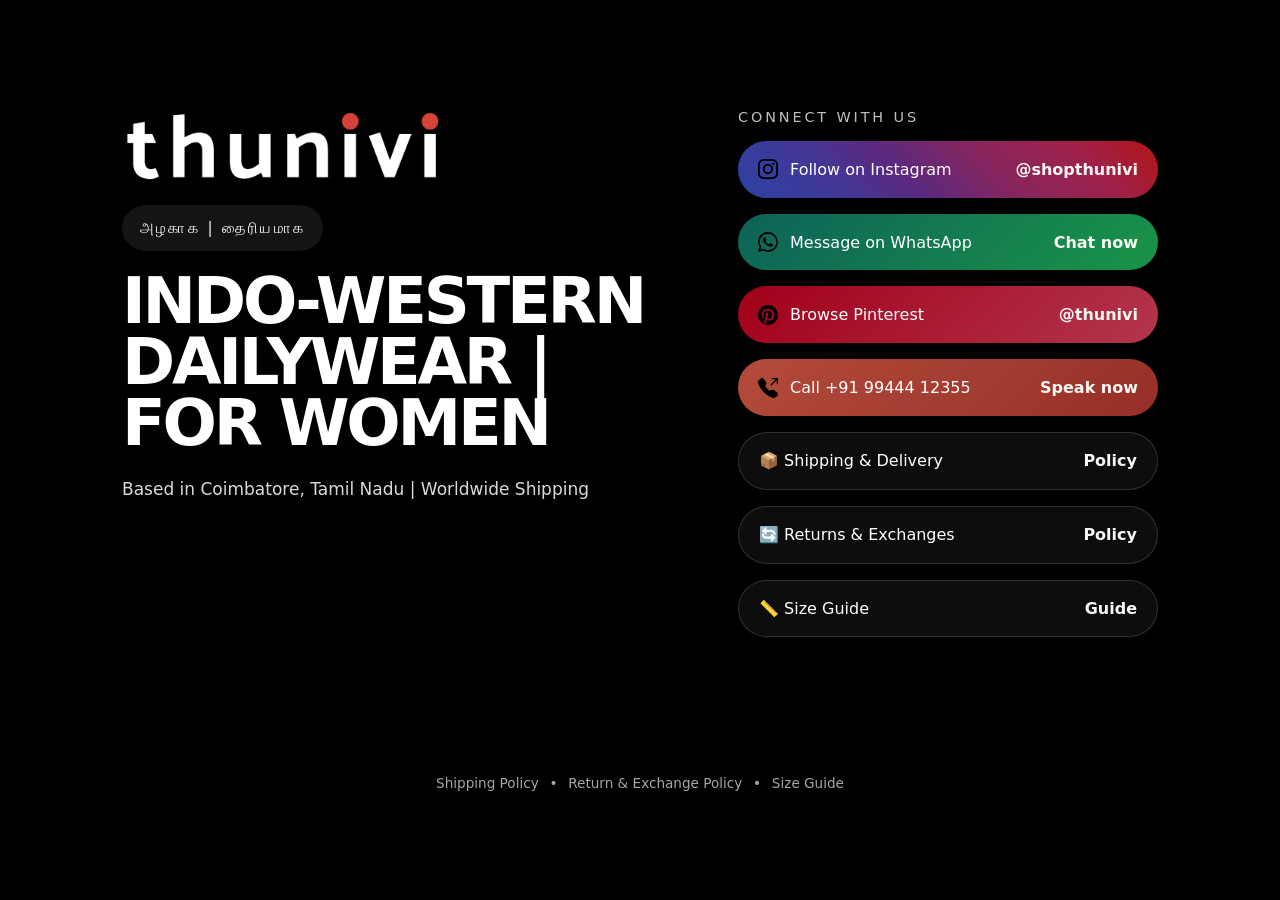
<file: bio/index.html>
<!DOCTYPE html>
<html lang="en">

<head>
    <meta charset="UTF-8" />
    <meta name="viewport" content="width=device-width, initial-scale=1.0" />
    <title>Thunivi</title>
    <meta name="description"
        content="Shop functional Indo-Western dailywear for women. Boutique-finish clothing products with cotton lining. Based in Coimbatore, Tamilnadu. Worldwide Shipping." />
    <link rel="icon" href="favicon.png" />
    <link rel="preconnect" href="https://www.googletagmanager.com" />

    <!-- Google tag (gtag.js) -->
    <script>window.gtagInitTime = new Date();</script>
    <script async src="https://www.googletagmanager.com/gtag/js?id=G-YZ6FLCZNMP"></script>
    <script src="../assets/analytics.js"></script>
    
    <style>
        * {
            box-sizing: border-box;
        }

        html,
        body {
            min-height: 100%;
            margin: 0;
            padding: 0;
        }

        body {
            min-height: 100vh;
            padding: 2rem;
            display: grid;
            place-items: center;
            background: #000;
            color: #fff;
            font-family: Inter, system-ui, -apple-system, BlinkMacSystemFont, "Segoe UI", sans-serif;
        }

        a:focus-visible {
            outline: 3px solid #ffcf70;
            outline-offset: 4px;
        }

        .skip-link {
            position: absolute;
            top: 1rem;
            left: 1rem;
            transform: translateY(-200%);
            padding: 0.85rem 1.15rem;
            background: #fff;
            color: #000;
            text-decoration: none;
            font-weight: 600;
            transition: transform 0.2s ease;
            z-index: 10;
        }

        .skip-link:focus {
            transform: translateY(0);
        }

        .page {
            width: min(100%, 1100px);
            display: grid;
            grid-template-columns: 1fr minmax(320px, 420px);
            gap: 2rem;
            padding: 2rem;
        }

        .hero {
            display: grid;
            gap: 1.25rem;
            align-content: start;
        }

        .hero-title {
            font-size: clamp(2.5rem, 5vw, 4.5rem);
            line-height: 0.95;
            letter-spacing: -0.05em;
            margin: 0;
            max-width: 12ch;
            text-transform: uppercase;
        }

        .hero-note {
            display: inline-flex;
            align-items: center;
            gap: 0.75rem;
            padding: 0.9rem 1.1rem;
            border-radius: 999px;
            background: rgba(255, 255, 255, 0.08);
            color: #f6f2ef;
            font-size: 0.95rem;
            text-transform: uppercase;
            letter-spacing: 0.16em;
            width: fit-content;
        }

        .hero-copy {
            max-width: 38rem;
            font-size: 1.0625rem;
            line-height: 1.8;
            color: #dcd8d5;
            margin: 0;
        }

        .hero-logo {
            width: 100%;
            max-width: 20rem;
            display: block;
            object-fit: contain;
        }

        .side-panel {
            display: grid;
            gap: 1rem;
            align-content: start;
        }

        .links-header {
            font-size: 0.9rem;
            text-transform: uppercase;
            letter-spacing: 0.2em;
            opacity: 0.75;
        }

        .links {
            display: grid;
            gap: 1rem;
        }

        .link-card {
            display: flex;
            align-items: center;
            justify-content: space-between;
            gap: 1rem;
            min-height: 44px;
            padding: 1.15rem 1.25rem;
            border-radius: 2.25rem;
            text-decoration: none;
            background: rgba(255, 255, 255, 0.08);
            color: #fff;
            transition: all 0.3s ease;
        }
        
        .link-content {
            display: flex;
            align-items: center;
            gap: 0.75rem;
        }

        .link-icon {
            width: 1.25rem;
            height: 1.25rem;
            flex-shrink: 0;
        }

        .link-card:hover,
        .link-card:focus-visible {
            background: rgba(255, 255, 255, 0.12);
            border-color: rgba(255, 255, 255, 0.2);
            transform: translateY(-2px);
            outline: none;
        }

        .link-card strong {
            font-weight: 800;
            color: #f9f7f4;
        }

        .link-card.instagram {
            background: linear-gradient(45deg, #405de6b3, #5851dbb3, #833ab4b3, #c13584b3, #e1306cb3, #fd1d1db3);
        }

        .link-card.primary {
            background: linear-gradient(135deg, #ff6c55b3 0%, #d54338b3 100%);
        }

        .link-card.pinterest {
            background: linear-gradient(135deg, #E60023b3, #FF4D6Db3);
        }

        .link-card.whatsapp {
            background: linear-gradient(135deg, #128C7Eb3, #25D366b3);
        }

        .link-card.policy-link {
            background: rgba(255, 255, 255, 0.05);
            border: 1px solid rgba(255, 255, 255, 0.15);
        }

        footer {
            margin-top: 1rem;
            text-align: center;
            font-size: 0.85rem;
            opacity: 0.65;
            padding-bottom: 2rem;
        }

        footer a {
            color: #fff;
            text-decoration: none;
            margin: 0 0.4rem;
        }

        footer a:hover {
            text-decoration: underline;
        }

        @media (max-width: 900px) {
            .page {
                grid-template-columns: 1fr;
            }

            .hero {
                align-items: start;
            }

            .hero-copy,
            .subtitle {
                max-width: 100%;
            }
        }

        @media (max-width: 768px) {
            body {
                padding: 1.5rem;
            }

            .page {
                gap: 1.5rem;
                padding: 1.5rem;
            }
        }

        @media (max-width: 540px) {
            body {
                padding: 1rem;
            }

            .page {
                padding: 1.25rem;
            }

            .hero-title {
                font-size: 2.2rem;
            }

            .hero-note,
            .link-card,
            .footer-note {
                font-size: 0.95rem;
            }

            .link-card {
                padding: 1rem 1rem;
            }
        }
    </style>
</head>

<body>
    <a class="skip-link" href="#main-content">Skip to content</a>
    <main class="page" id="main-content">
        <div class="hero">
            <img class="hero-logo" src="thunivi_logo_english.png" alt="Thunivi brand logo" fetchpriority="high" />
            <span class="hero-note">அழகாக | தைரியமாக</span>
            <h1 class="hero-title">Indo-Western Dailywear | For Women</h1>
            <p class="hero-copy">Based in Coimbatore, Tamil Nadu | Worldwide Shipping</p>

        </div>

        <div class="side-panel">
            <div class="links-header">Connect with us</div>
            <nav class="links" aria-label="Thunivi contact and policy links">
                <a class="link-card instagram" href="https://www.instagram.com/shopthunivi?igsh=cWdjNzJpanZzanl4&utm_source=qr"
                    target="_blank" rel="noopener noreferrer" aria-label="Follow Thunivi on Instagram">
                    <div class="link-content">
                        <img class="link-icon" src="instagram.svg" alt="" loading="lazy" />
                        <span>Follow on Instagram</span>
                    </div>
                    <strong>@shopthunivi</strong>
                </a>
                <a class="link-card whatsapp" href="https://wa.me/message/MML75OZ5KYT2B1" target="_blank"
                    rel="noopener noreferrer" aria-label="Message Thunivi on WhatsApp">
                    <div class="link-content">
                        <img class="link-icon" src="whatsapp.svg" alt="" loading="lazy" />
                        <span>Message on WhatsApp</span>
                    </div>
                    <strong>Chat now</strong>
                </a>
                <a class="link-card pinterest" href="https://in.pinterest.com/thunivi/" target="_blank" rel="noopener noreferrer" aria-label="Browse Thunivi on Pinterest">
                    <div class="link-content">
                        <img class="link-icon" src="pinterest.svg" alt="" loading="lazy" />
                        <span>Browse Pinterest</span>
                    </div>
                    <strong>@thunivi</strong>
                </a>
                <a class="link-card primary" href="tel:+919944412355" aria-label="Call Thunivi support at plus nine one nine nine four four four one two three five five">
                    <div class="link-content">
                        <img class="link-icon" src="telephone-outbound-fill.svg" alt="" loading="lazy" />
                        <span>Call +91 99444 12355</span>
                    </div>
                    <strong>Speak now</strong>
                </a>
                <a class="link-card policy-link" href="shipping/" aria-label="Read the Shipping and Delivery Policy">
                    <div class="link-content">
                        <span>📦 Shipping & Delivery</span>
                    </div>
                    <strong>Policy</strong>
                </a>
                <a class="link-card policy-link" href="returns/" aria-label="Read the Return and Exchange Policy">
                    <div class="link-content">
                        <span>🔄 Returns & Exchanges</span>
                    </div>
                    <strong>Policy</strong>
                </a>
                <a class="link-card policy-link" href="size-guide/" aria-label="Read the Thunivi Size Guide">
                    <div class="link-content">
                        <span>📏 Size Guide</span>
                    </div>
                    <strong>Guide</strong>
                </a>
            </nav>
        </div>
    </main>

    <footer>
        <nav aria-label="Footer policy links">
            <a href="shipping/" aria-label="Open the Shipping Policy page">Shipping Policy</a> •
            <a href="returns/" aria-label="Open the Return and Exchange Policy page">Return & Exchange Policy</a> •
            <a href="size-guide/" aria-label="Open the Size Guide page">Size Guide</a>
        </nav>
    </footer>
</body>

</html>
</file>
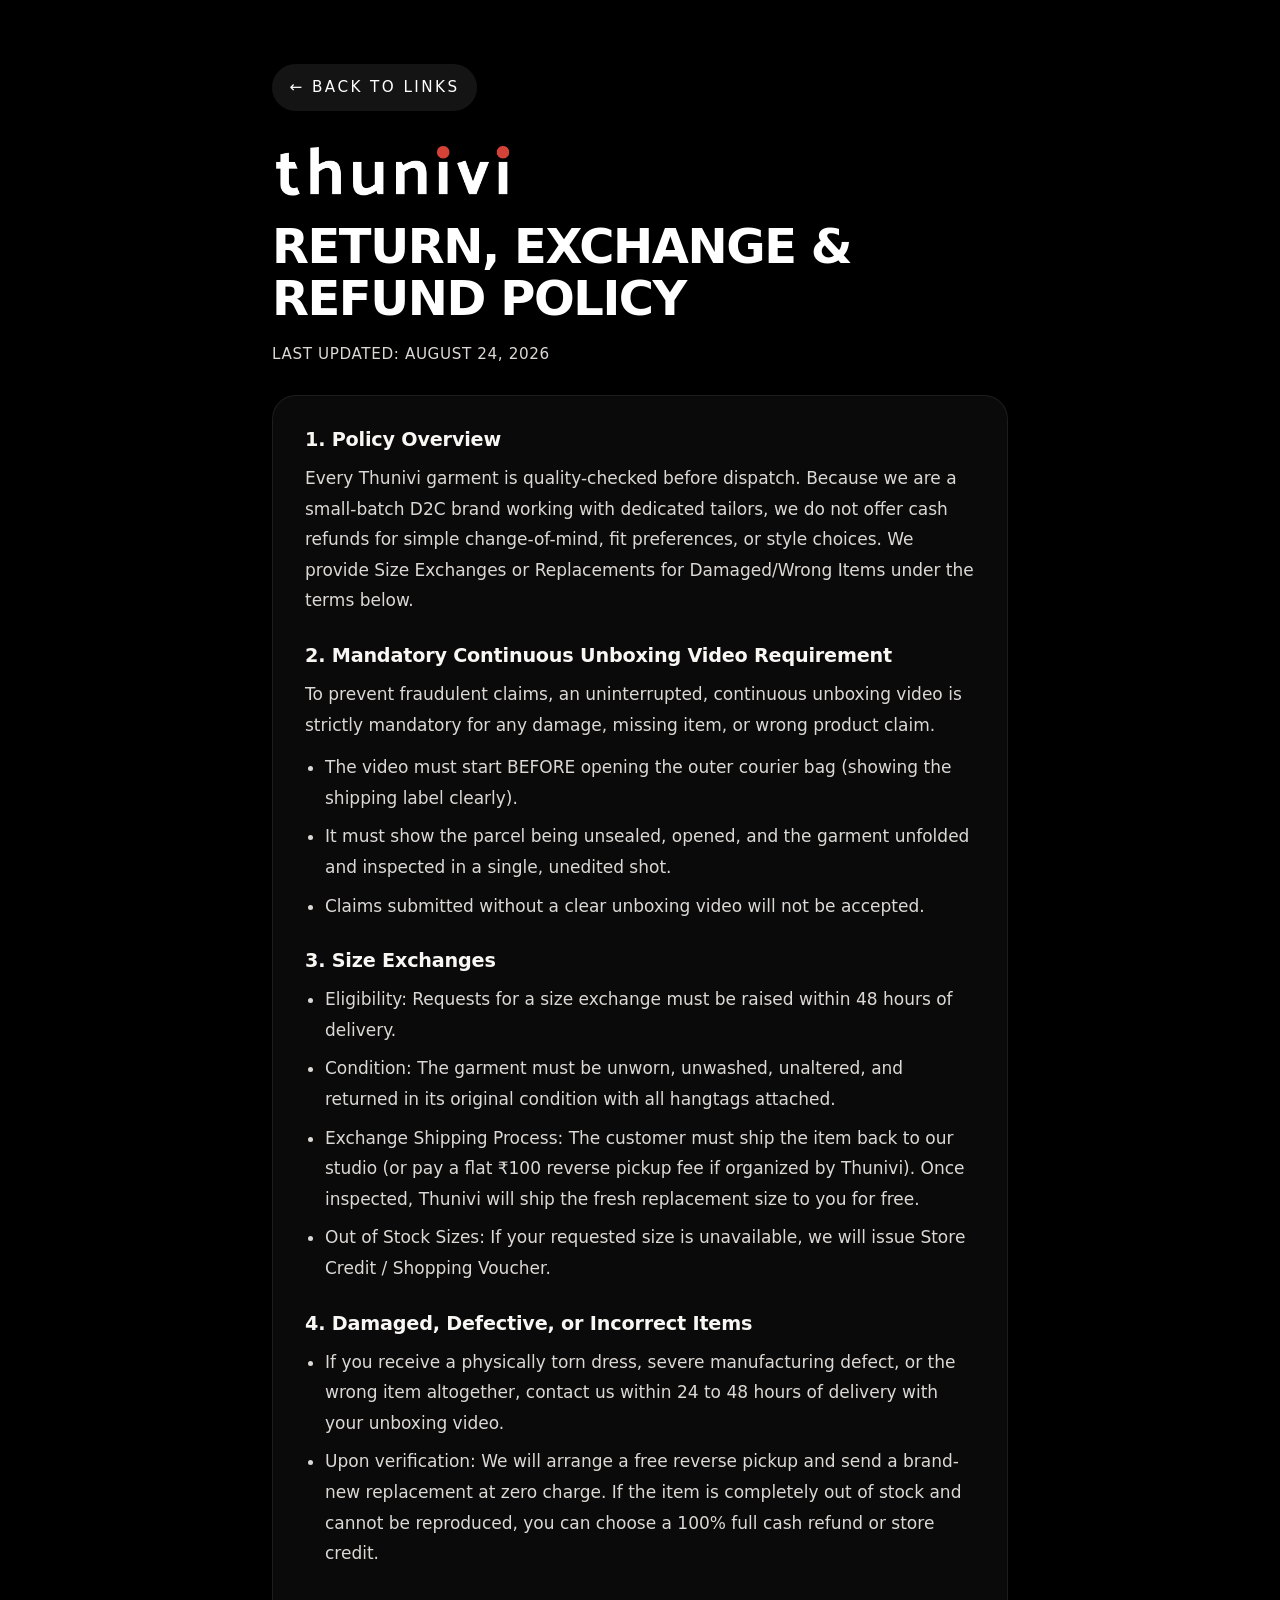
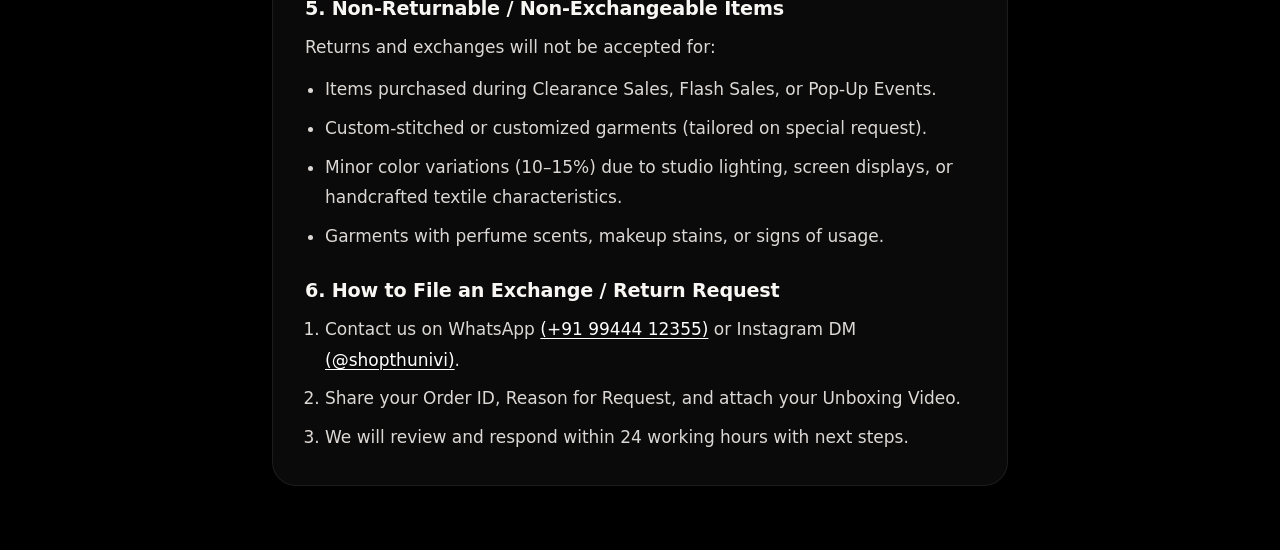
<file: bio/returns/index.html>
<!DOCTYPE html>
<html lang="en">

<head>
    <meta charset="UTF-8" />
    <meta name="viewport" content="width=device-width, initial-scale=1.0" />
    <title>Return, Exchange & Refund Policy | Thunivi</title>
    <meta name="description"
        content="Read Thunivi's Return, Exchange & Refund Policy. Understand our size exchange process, mandatory unboxing video guidelines, and support terms." />
    <link rel="icon" href="../favicon.png" />
    <link rel="preconnect" href="https://www.googletagmanager.com" />
    <link rel="stylesheet" href="../../assets/styles.css" />

    <!-- Google tag (gtag.js) -->
    <script>window.gtagInitTime = new Date();</script>
    <script async src="https://www.googletagmanager.com/gtag/js?id=G-YZ6FLCZNMP"></script>
    <script src="../../assets/analytics.js"></script>
    <script type="application/ld+json">
        {
            "@context": "https://schema.org",
            "@type": "WebPage",
            "name": "Return, Exchange & Refund Policy",
            "description": "Read Thunivi's Return, Exchange & Refund Policy. Understand our size exchange process, mandatory unboxing video guidelines, and support terms.",
            "url": "https://thunivi.in/bio/returns/",
            "dateModified": "2026-08-24",
            "isPartOf": {
                "@type": "WebSite",
                "name": "thunivi",
                "url": "https://thunivi.in/"
            }
        }
    </script>
</head>

<body>
    <a class="skip-link" href="#main-content">Skip to content</a>
    <main class="page" id="main-content">
        <a href="../" class="back-link" aria-label="Back to the Thunivi links page">← Back to Links</a>

        <header class="policy-header">
            <img class="hero-logo" src="../thunivi_logo_english.png" alt="Thunivi logo for the return, exchange, and refund policy page" loading="lazy" />
            <h1 class="policy-title">Return, Exchange & Refund Policy</h1>
            <p class="last-updated">Last Updated: August 24, 2026</p>
        </header>

        <div class="policy-container">
            
            <section class="policy-section" aria-labelledby="policy-overview">
                <h2 id="policy-overview">1. Policy Overview</h2>
                <p>Every Thunivi garment is quality-checked before dispatch. Because we are a small-batch D2C brand working with dedicated tailors, we do not offer cash refunds for simple change-of-mind, fit preferences, or style choices. We provide Size Exchanges or Replacements for Damaged/Wrong Items under the terms below.</p>
            </section>

            <section class="policy-section" aria-labelledby="mandatory-unboxing-video">
                <h2 id="mandatory-unboxing-video">2. Mandatory Continuous Unboxing Video Requirement</h2>
                <p>To prevent fraudulent claims, an uninterrupted, continuous unboxing video is strictly mandatory for any damage, missing item, or wrong product claim.</p>
                <ul>
                    <li>The video must start BEFORE opening the outer courier bag (showing the shipping label clearly).</li>
                    <li>It must show the parcel being unsealed, opened, and the garment unfolded and inspected in a single, unedited shot.</li>
                    <li>Claims submitted without a clear unboxing video will not be accepted.</li>
                </ul>
            </section>

            <section class="policy-section" aria-labelledby="size-exchanges">
                <h2 id="size-exchanges">3. Size Exchanges</h2>
                <ul>
                    <li>Eligibility: Requests for a size exchange must be raised within 48 hours of delivery.</li>
                    <li>Condition: The garment must be unworn, unwashed, unaltered, and returned in its original condition with all hangtags attached.</li>
                    <li>Exchange Shipping Process: The customer must ship the item back to our studio (or pay a flat ₹100 reverse pickup fee if organized by Thunivi). Once inspected, Thunivi will ship the fresh replacement size to you for free.</li>
                    <li>Out of Stock Sizes: If your requested size is unavailable, we will issue Store Credit / Shopping Voucher.</li>
                </ul>
            </section>

            <section class="policy-section" aria-labelledby="damaged-defective-incorrect-items">
                <h2 id="damaged-defective-incorrect-items">4. Damaged, Defective, or Incorrect Items</h2>
                <ul>
                    <li>If you receive a physically torn dress, severe manufacturing defect, or the wrong item altogether, contact us within 24 to 48 hours of delivery with your unboxing video.</li>
                    <li>Upon verification: We will arrange a free reverse pickup and send a brand-new replacement at zero charge. If the item is completely out of stock and cannot be reproduced, you can choose a 100% full cash refund or store credit.</li>
                </ul>
            </section>

            <section class="policy-section" aria-labelledby="non-returnable-items">
                <h2 id="non-returnable-items">5. Non-Returnable / Non-Exchangeable Items</h2>
                <p>Returns and exchanges will not be accepted for:</p>
                <ul>
                    <li>Items purchased during Clearance Sales, Flash Sales, or Pop-Up Events.</li>
                    <li>Custom-stitched or customized garments (tailored on special request).</li>
                    <li>Minor color variations (10–15%) due to studio lighting, screen displays, or handcrafted textile characteristics.</li>
                    <li>Garments with perfume scents, makeup stains, or signs of usage.</li>
                </ul>
            </section>

            <section class="policy-section" aria-labelledby="exchange-return-request">
                <h2 id="exchange-return-request">6. How to File an Exchange / Return Request</h2>
                <ol>
                    <li>Contact us on WhatsApp <a class="contact-link" href="tel:+919944412355" aria-label="Call or WhatsApp Thunivi support at plus nine one nine nine four four four one two three five five">(+91 99444 12355)</a> or Instagram DM <a class="contact-link" href="https://www.instagram.com/shopthunivi/" target="_blank" rel="noopener noreferrer" aria-label="Message Thunivi on Instagram">(@shopthunivi)</a>.</li>
                    <li>Share your Order ID, Reason for Request, and attach your Unboxing Video.</li>
                    <li>We will review and respond within 24 working hours with next steps.</li>
                </ol>
            </section>

        </div>
    </main>
</body>

</html>
</file>
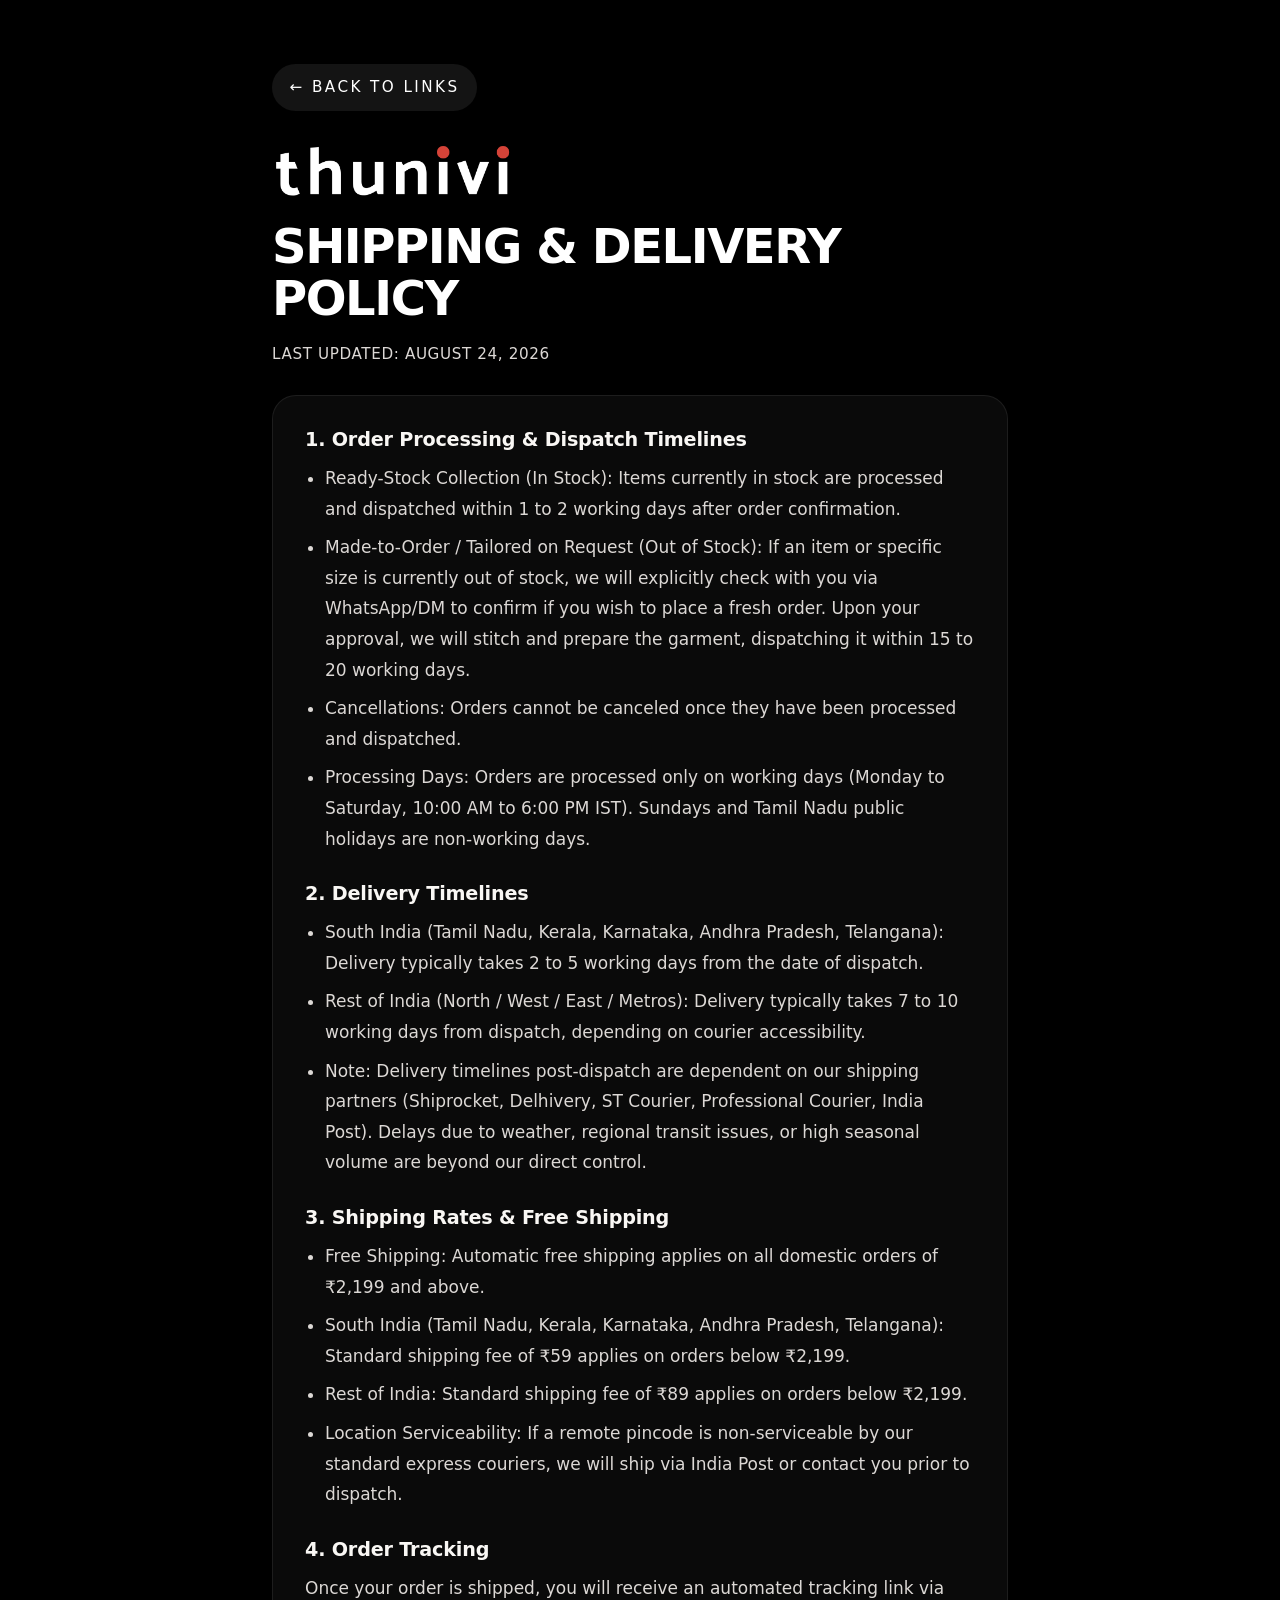
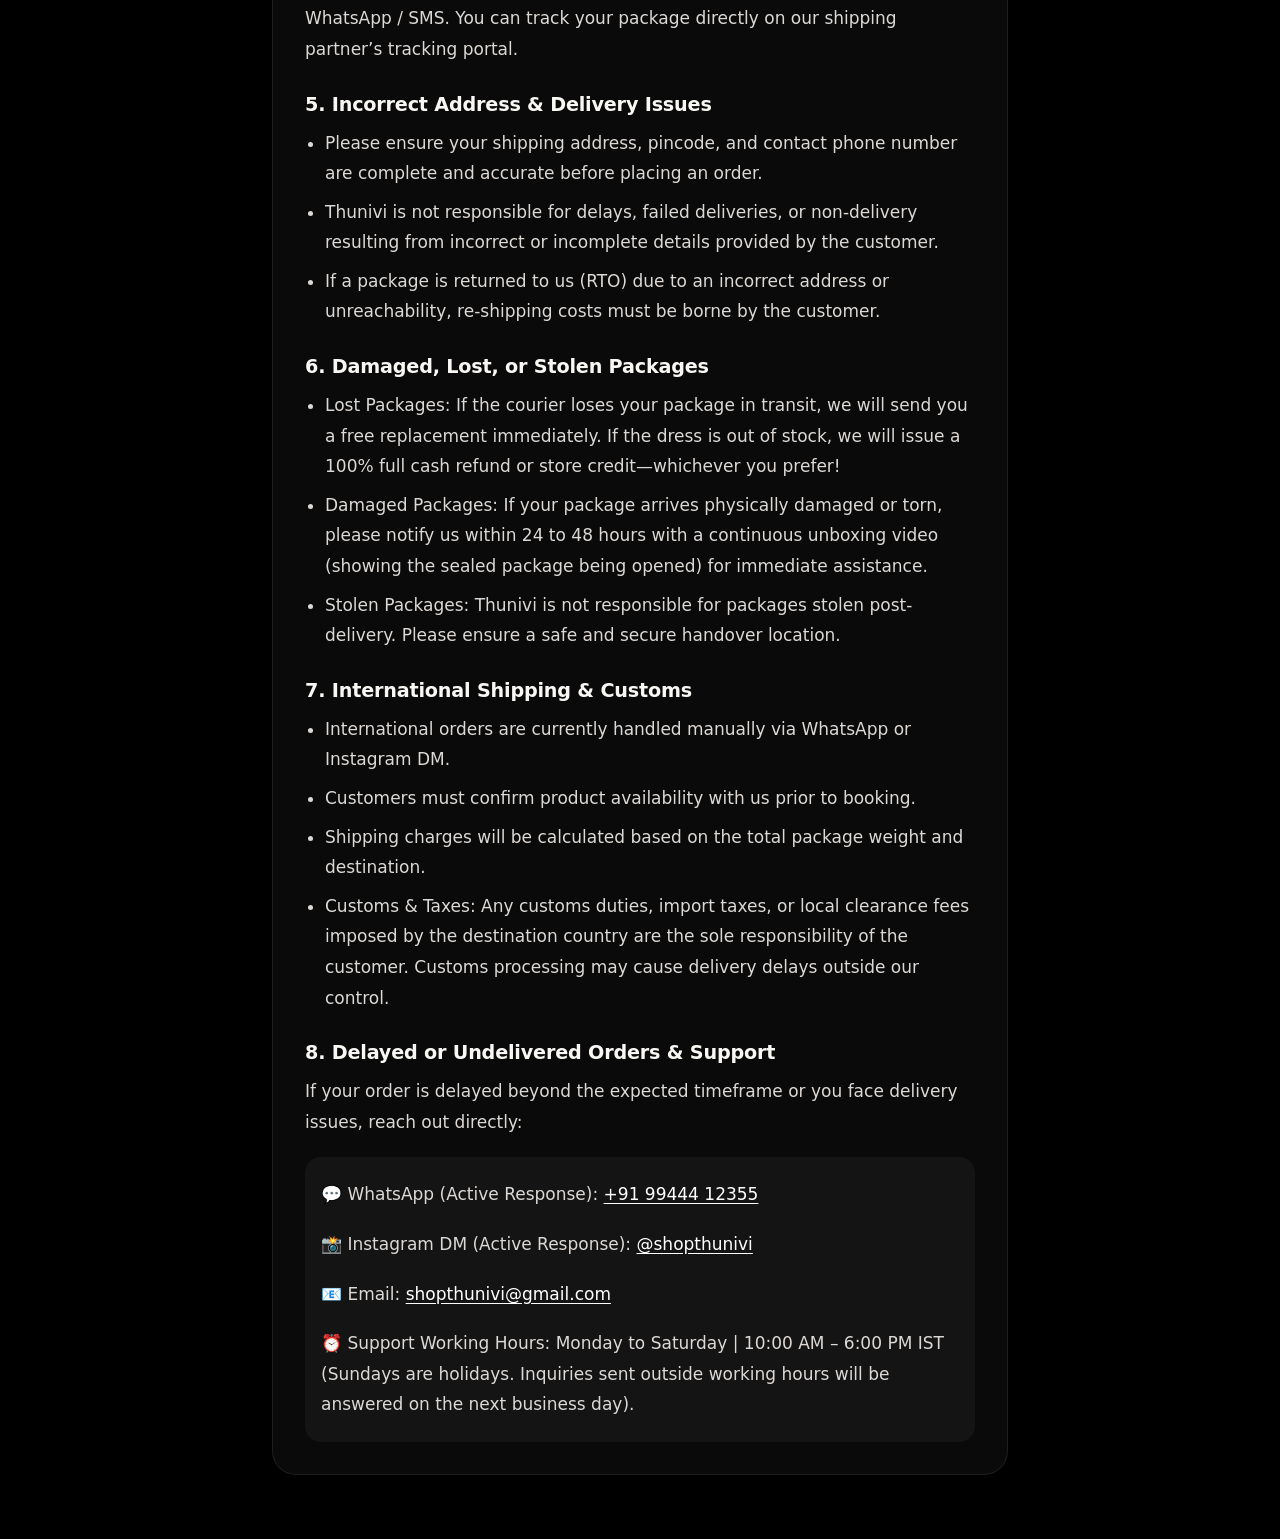
<file: bio/shipping/index.html>
<!DOCTYPE html>
<html lang="en">

<head>
    <meta charset="UTF-8" />
    <meta name="viewport" content="width=device-width, initial-scale=1.0" />
    <title>Shipping & Delivery Policy | Thunivi</title>
    <meta name="description"
        content="Read Thunivi's Shipping & Delivery Policy. Learn about our dispatch timelines, free domestic shipping rates, and delivery times across India." />
    <link rel="icon" href="../favicon.png" />
    <link rel="preconnect" href="https://www.googletagmanager.com" />
    <link rel="stylesheet" href="../../assets/styles.css" />

    <!-- Google tag (gtag.js) -->
    <script>window.gtagInitTime = new Date();</script>
    <script async src="https://www.googletagmanager.com/gtag/js?id=G-YZ6FLCZNMP"></script>
    <script src="../../assets/analytics.js"></script>
    <script type="application/ld+json">
        {
            "@context": "https://schema.org",
            "@type": "WebPage",
            "name": "Shipping & Delivery Policy",
            "description": "Read Thunivi's Shipping & Delivery Policy. Learn about our dispatch timelines, free domestic shipping rates, and delivery times across India.",
            "url": "https://thunivi.in/bio/shipping/",
            "dateModified": "2026-08-24",
            "isPartOf": {
                "@type": "WebSite",
                "name": "thunivi",
                "url": "https://thunivi.in/"
            }
        }
    </script>
</head>

<body>
    <a class="skip-link" href="#main-content">Skip to content</a>
    <main class="page" id="main-content">
        <a href="../" class="back-link" aria-label="Back to the Thunivi links page">← Back to Links</a>

        <header class="policy-header">
            <img class="hero-logo" src="../thunivi_logo_english.png" alt="Thunivi logo for the shipping and delivery policy page" loading="lazy" />
            <h1 class="policy-title">Shipping & Delivery Policy</h1>
            <p class="last-updated">Last Updated: August 24, 2026</p>
        </header>

        <div class="policy-container">
            
            <section class="policy-section" aria-labelledby="order-processing-dispatch">
                <h2 id="order-processing-dispatch">1. Order Processing & Dispatch Timelines</h2>
                <ul>
                    <li>Ready-Stock Collection (In Stock): Items currently in stock are processed and dispatched within 1 to 2 working days after order confirmation.</li>
                    <li>Made-to-Order / Tailored on Request (Out of Stock): If an item or specific size is currently out of stock, we will explicitly check with you via WhatsApp/DM to confirm if you wish to place a fresh order. Upon your approval, we will stitch and prepare the garment, dispatching it within 15 to 20 working days.</li>
                    <li>Cancellations: Orders cannot be canceled once they have been processed and dispatched.</li>
                    <li>Processing Days: Orders are processed only on working days (Monday to Saturday, 10:00 AM to 6:00 PM IST). Sundays and Tamil Nadu public holidays are non-working days.</li>
                </ul>
            </section>

            <section class="policy-section" aria-labelledby="delivery-timelines">
                <h2 id="delivery-timelines">2. Delivery Timelines</h2>
                <ul>
                    <li>South India (Tamil Nadu, Kerala, Karnataka, Andhra Pradesh, Telangana): Delivery typically takes 2 to 5 working days from the date of dispatch.</li>
                    <li>Rest of India (North / West / East / Metros): Delivery typically takes 7 to 10 working days from dispatch, depending on courier accessibility.</li>
                    <li>Note: Delivery timelines post-dispatch are dependent on our shipping partners (Shiprocket, Delhivery, ST Courier, Professional Courier, India Post). Delays due to weather, regional transit issues, or high seasonal volume are beyond our direct control.</li>
                </ul>
            </section>

            <section class="policy-section" aria-labelledby="shipping-rates-free-shipping">
                <h2 id="shipping-rates-free-shipping">3. Shipping Rates & Free Shipping</h2>
                <ul>
                    <li>Free Shipping: Automatic free shipping applies on all domestic orders of ₹2,199 and above.</li>
                    <li>South India (Tamil Nadu, Kerala, Karnataka, Andhra Pradesh, Telangana): Standard shipping fee of ₹59 applies on orders below ₹2,199.</li>
                    <li>Rest of India: Standard shipping fee of ₹89 applies on orders below ₹2,199.</li>
                    <li>Location Serviceability: If a remote pincode is non-serviceable by our standard express couriers, we will ship via India Post or contact you prior to dispatch.</li>
                </ul>
            </section>

            <section class="policy-section" aria-labelledby="order-tracking">
                <h2 id="order-tracking">4. Order Tracking</h2>
                <p>Once your order is shipped, you will receive an automated tracking link via WhatsApp / SMS. You can track your package directly on our shipping partner’s tracking portal.</p>
            </section>

            <section class="policy-section" aria-labelledby="incorrect-address-delivery-issues">
                <h2 id="incorrect-address-delivery-issues">5. Incorrect Address & Delivery Issues</h2>
                <ul>
                    <li>Please ensure your shipping address, pincode, and contact phone number are complete and accurate before placing an order.</li>
                    <li>Thunivi is not responsible for delays, failed deliveries, or non-delivery resulting from incorrect or incomplete details provided by the customer.</li>
                    <li>If a package is returned to us (RTO) due to an incorrect address or unreachability, re-shipping costs must be borne by the customer.</li>
                </ul>
            </section>

            <section class="policy-section" aria-labelledby="damaged-lost-stolen-packages">
                <h2 id="damaged-lost-stolen-packages">6. Damaged, Lost, or Stolen Packages</h2>
                <ul>
                    <li>Lost Packages: If the courier loses your package in transit, we will send you a free replacement immediately. If the dress is out of stock, we will issue a 100% full cash refund or store credit—whichever you prefer!</li>
                    <li>Damaged Packages: If your package arrives physically damaged or torn, please notify us within 24 to 48 hours with a continuous unboxing video (showing the sealed package being opened) for immediate assistance.</li>
                    <li>Stolen Packages: Thunivi is not responsible for packages stolen post-delivery. Please ensure a safe and secure handover location.</li>
                </ul>
            </section>

            <section class="policy-section" aria-labelledby="international-shipping-customs">
                <h2 id="international-shipping-customs">7. International Shipping & Customs</h2>
                <ul>
                    <li>International orders are currently handled manually via WhatsApp or Instagram DM.</li>
                    <li>Customers must confirm product availability with us prior to booking.</li>
                    <li>Shipping charges will be calculated based on the total package weight and destination.</li>
                    <li>Customs & Taxes: Any customs duties, import taxes, or local clearance fees imposed by the destination country are the sole responsibility of the customer. Customs processing may cause delivery delays outside our control.</li>
                </ul>
            </section>

            <section class="policy-section" aria-labelledby="delayed-undelivered-orders-support">
                <h2 id="delayed-undelivered-orders-support">8. Delayed or Undelivered Orders & Support</h2>
                <p>If your order is delayed beyond the expected timeframe or you face delivery issues, reach out directly:</p>
                <address class="support-details">
                    <p>💬 WhatsApp (Active Response): <a class="contact-link" href="tel:+919944412355" aria-label="Call or WhatsApp Thunivi support at plus nine one nine nine four four four one two three five five">+91 99444 12355</a></p>
                    <p>📸 Instagram DM (Active Response): <a class="contact-link" href="https://www.instagram.com/shopthunivi/" target="_blank" rel="noopener noreferrer" aria-label="Message Thunivi on Instagram">@shopthunivi</a></p>
                    <p>📧 Email: <a class="contact-link" href="mailto:shopthunivi@gmail.com" aria-label="Email Thunivi support at shopthunivi@gmail.com">shopthunivi@gmail.com</a></p>
                    <p>⏰ Support Working Hours: Monday to Saturday | 10:00 AM – 6:00 PM IST (Sundays are holidays. Inquiries sent outside working hours will be answered on the next business day).</p>
                </address>
            </section>

        </div>
    </main>
</body>

</html>
</file>
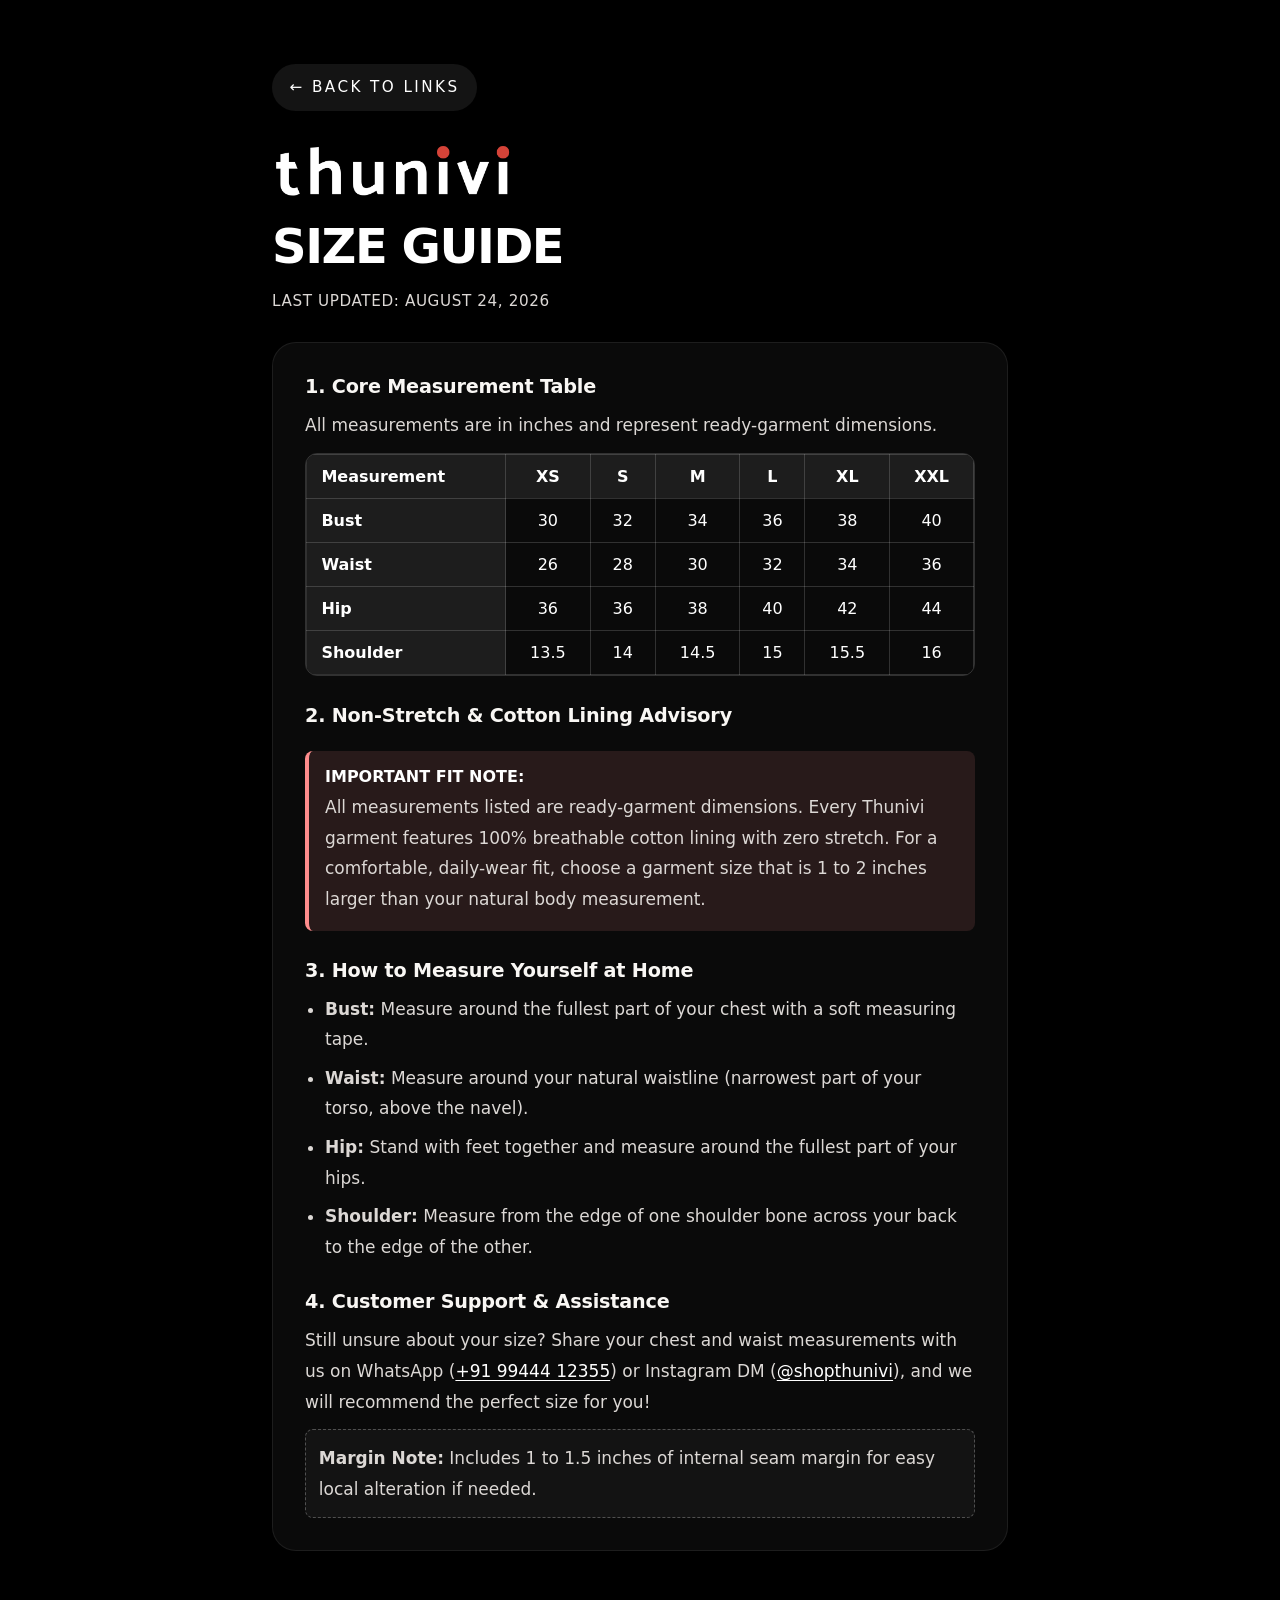
<file: bio/size-guide/index.html>
<!DOCTYPE html>
<html lang="en">

<head>
    <meta charset="UTF-8" />
    <meta name="viewport" content="width=device-width, initial-scale=1.0" />
    <title>Size Guide | Thunivi</title>
    <meta name="description"
        content="Read Thunivi's Size Guide. Check bust, waist, hip, and shoulder garment measurements, fit notes, and how to measure yourself at home." />
    <link rel="icon" href="../favicon.png" />
    <link rel="stylesheet" href="../../assets/styles.css" />

    <!-- Google tag (gtag.js) -->
    <script>window.gtagInitTime = new Date();</script>
    <script async src="https://www.googletagmanager.com/gtag/js?id=G-YZ6FLCZNMP"></script>
    <script src="../../assets/analytics.js"></script>

    <script type="application/ld+json">{"@context":"https://schema.org","@type":"WebPage","name":"Size Guide","description":"Read Thunivi's Size Guide. Check bust, waist, hip, and shoulder garment measurements, fit notes, and how to measure yourself at home.","url":"https://thunivi.in/bio/size-guide/","dateModified":"2026-08-24","isPartOf":{"@type":"WebSite","name":"thunivi","url":"https://thunivi.in/"}}</script>
</head>

<body>
    <a class="skip-link" href="#main-content">Skip to content</a>
    <main class="page" id="main-content">
        <a href="../" class="back-link" aria-label="Back to the Thunivi links page">← Back to Links</a>

        <header class="policy-header">
            <img class="hero-logo" src="../thunivi_logo_english.png"
                alt="Thunivi logo for the size guide page" loading="lazy" />
            <h1 class="policy-title">Size Guide</h1>
            <p class="last-updated">Last Updated: August 24, 2026</p>
        </header>

        <div class="policy-container">

            <section class="policy-section" aria-labelledby="core-measurement-table">
                <h2 id="core-measurement-table">1. Core Measurement Table</h2>
                <p>All measurements are in inches and represent ready-garment dimensions.</p>

                <div class="table-wrap">
                    <table class="size-table" aria-label="Thunivi size guide measurement chart in inches">
                        <thead>
                            <tr>
                                <th scope="col">Measurement</th>
                                <th scope="col">XS</th>
                                <th scope="col">S</th>
                                <th scope="col">M</th>
                                <th scope="col">L</th>
                                <th scope="col">XL</th>
                                <th scope="col">XXL</th>
                            </tr>
                        </thead>
                        <tbody>
                            <tr>
                                <th scope="row">Bust</th>
                                <td>30</td>
                                <td>32</td>
                                <td>34</td>
                                <td>36</td>
                                <td>38</td>
                                <td>40</td>
                            </tr>
                            <tr>
                                <th scope="row">Waist</th>
                                <td>26</td>
                                <td>28</td>
                                <td>30</td>
                                <td>32</td>
                                <td>34</td>
                                <td>36</td>
                            </tr>
                            <tr>
                                <th scope="row">Hip</th>
                                <td>36</td>
                                <td>36</td>
                                <td>38</td>
                                <td>40</td>
                                <td>42</td>
                                <td>44</td>
                            </tr>
                            <tr>
                                <th scope="row">Shoulder</th>
                                <td>13.5</td>
                                <td>14</td>
                                <td>14.5</td>
                                <td>15</td>
                                <td>15.5</td>
                                <td>16</td>
                            </tr>
                        </tbody>
                    </table>
                </div>
            </section>

            <section class="policy-section" aria-labelledby="non-stretch-cotton-lining-advisory">
                <h2 id="non-stretch-cotton-lining-advisory">2. Non-Stretch &amp; Cotton Lining Advisory</h2>
                <div class="fit-note" role="note" aria-label="Important fit note">
                    <strong>IMPORTANT FIT NOTE:</strong>
                    <p>All measurements listed are ready-garment dimensions. Every Thunivi garment features 100%
                        breathable cotton lining with zero stretch. For a comfortable, daily-wear fit, choose a
                        garment size that is 1 to 2 inches larger than your natural body measurement.</p>
                </div>
            </section>

            <section class="policy-section" aria-labelledby="how-to-measure-yourself-at-home">
                <h2 id="how-to-measure-yourself-at-home">3. How to Measure Yourself at Home</h2>
                <ul>
                    <li><strong>Bust:</strong> Measure around the fullest part of your chest with a soft measuring
                        tape.</li>
                    <li><strong>Waist:</strong> Measure around your natural waistline (narrowest part of your torso,
                        above the navel).</li>
                    <li><strong>Hip:</strong> Stand with feet together and measure around the fullest part of your
                        hips.</li>
                    <li><strong>Shoulder:</strong> Measure from the edge of one shoulder bone across your back to the
                        edge of the other.</li>
                </ul>
            </section>

            <section class="policy-section" aria-labelledby="customer-support-assistance">
                <h2 id="customer-support-assistance">4. Customer Support &amp; Assistance</h2>
                <p>Still unsure about your size? Share your chest and waist measurements with us on WhatsApp
                    (<a class="contact-link" href="tel:+919944412355"
                        aria-label="Call or WhatsApp Thunivi support at plus nine one nine nine four four four one two three five five">+91
                        99444 12355</a>) or Instagram DM
                    (<a class="contact-link" href="https://www.instagram.com/shopthunivi/" target="_blank"
                        rel="noopener noreferrer" aria-label="Message Thunivi on Instagram at shopthunivi">@shopthunivi</a>),
                    and we will recommend the perfect size for you!</p>

                <p class="margin-note"><strong>Margin Note:</strong> Includes 1 to 1.5 inches of internal seam margin
                    for easy local alteration if needed.</p>
            </section>

        </div>
    </main>
</body>

</html>
</file>
<file: assets/styles.css>
* {
    box-sizing: border-box;
}

body {
    min-height: 100vh;
    margin: 0;
    padding: 2rem;
    display: grid;
    place-items: center;
    background: #000;
    color: #fff;
    font-family: Inter, system-ui, -apple-system, BlinkMacSystemFont, "Segoe UI", sans-serif;
}

a {
    border-radius: 0.5rem;
}

a:focus-visible {
    outline: 3px solid #ffcf70;
    outline-offset: 4px;
}

.skip-link {
    position: absolute;
    top: 1rem;
    left: 1rem;
    transform: translateY(-200%);
    padding: 0.85rem 1.15rem;
    background: #fff;
    color: #000;
    text-decoration: none;
    font-weight: 600;
    transition: transform 0.2s ease;
    z-index: 10;
}

.skip-link:focus {
    transform: translateY(0);
}

.page {
    width: min(100%, 800px);
    display: grid;
    gap: 2rem;
    padding: 2rem;
}

.back-link {
    display: inline-flex;
    align-items: center;
    gap: 0.5rem;
    min-height: 44px;
    color: #fff;
    text-decoration: none;
    font-size: 0.95rem;
    text-transform: uppercase;
    letter-spacing: 0.16em;
    padding: 0.9rem 1.1rem;
    border-radius: 999px;
    background: rgba(255, 255, 255, 0.08);
    width: fit-content;
    transition: background 0.3s ease;
}

.back-link:hover,
.back-link:focus-visible {
    background: rgba(255, 255, 255, 0.12);
}

.policy-header {
    display: grid;
    gap: 1.25rem;
}

.hero-logo {
    width: 100%;
    max-width: 15rem;
    display: block;
    object-fit: contain;
}

.policy-title {
    font-size: clamp(2rem, 4vw, 3rem);
    line-height: 1.1;
    letter-spacing: -0.03em;
    margin: 0;
    text-transform: uppercase;
}

.last-updated {
    margin: 0;
    color: #dcd8d5;
    font-size: 0.95rem;
    letter-spacing: 0.04em;
    text-transform: uppercase;
}

.policy-container {
    background: rgba(255, 255, 255, 0.04);
    border: 1px solid rgba(255, 255, 255, 0.08);
    border-radius: 1.5rem;
    padding: 2rem;
    display: grid;
    gap: 1.75rem;
}

.policy-section {
    display: grid;
    gap: 0.75rem;
}

.policy-section h2 {
    font-size: 1.2rem;
    color: #f9f7f4;
    margin: 0;
    letter-spacing: -0.01em;
    scroll-margin-top: 2rem;
}

.policy-section p,
.policy-section li {
    margin: 0;
    font-size: 1.0625rem;
    line-height: 1.8;
    color: #dcd8d5;
}

.policy-section ul,
.policy-section ol {
    margin: 0;
    padding-left: 1.25rem;
    display: grid;
    gap: 0.5rem;
}

.support-details {
    display: grid;
    gap: 0.5rem;
    margin-top: 0.5rem;
    padding: 1rem;
    border-radius: 1rem;
    background: rgba(255, 255, 255, 0.04);
    font-style: normal;
}

.contact-link {
    color: #fff;
    text-decoration: underline;
    text-underline-offset: 0.16em;
}

.table-wrap {
    overflow-x: auto;
    border: 1px solid rgba(255, 255, 255, 0.16);
    border-radius: 0.75rem;
}

.size-table {
    width: 100%;
    min-width: 640px;
    border-collapse: collapse;
}

.size-table th,
.size-table td {
    padding: 0.75rem 0.9rem;
    border: 1px solid rgba(255, 255, 255, 0.16);
    text-align: center;
}

.size-table th {
    font-weight: 700;
    background: rgba(255, 255, 255, 0.08);
}

.size-table th:first-child {
    text-align: left;
    font-weight: 700;
}

.fit-note {
    margin-top: 0.75rem;
    padding: 1rem;
    border-left: 4px solid #ff8d8d;
    border-radius: 0.5rem;
    background: rgba(255, 141, 141, 0.12);
}

.fit-note strong {
    display: inline-block;
    margin-bottom: 0.4rem;
}

.margin-note {
    margin-top: 0.9rem;
    padding: 0.8rem;
    border: 1px dashed rgba(255, 255, 255, 0.26);
    border-radius: 0.5rem;
    background: rgba(255, 255, 255, 0.04);
}

.support-details p {
    margin: 0.35rem 0;
}

@media (max-width: 768px) {
    body {
        padding: 1.5rem;
    }

    .page,
    .policy-container {
        padding: 1.5rem;
    }
}

@media (max-width: 540px) {
    body {
        padding: 1rem;
    }

    .page,
    .policy-container {
        padding: 1.25rem;
    }

    .policy-title {
        font-size: 1.8rem;
    }
}
</file>
